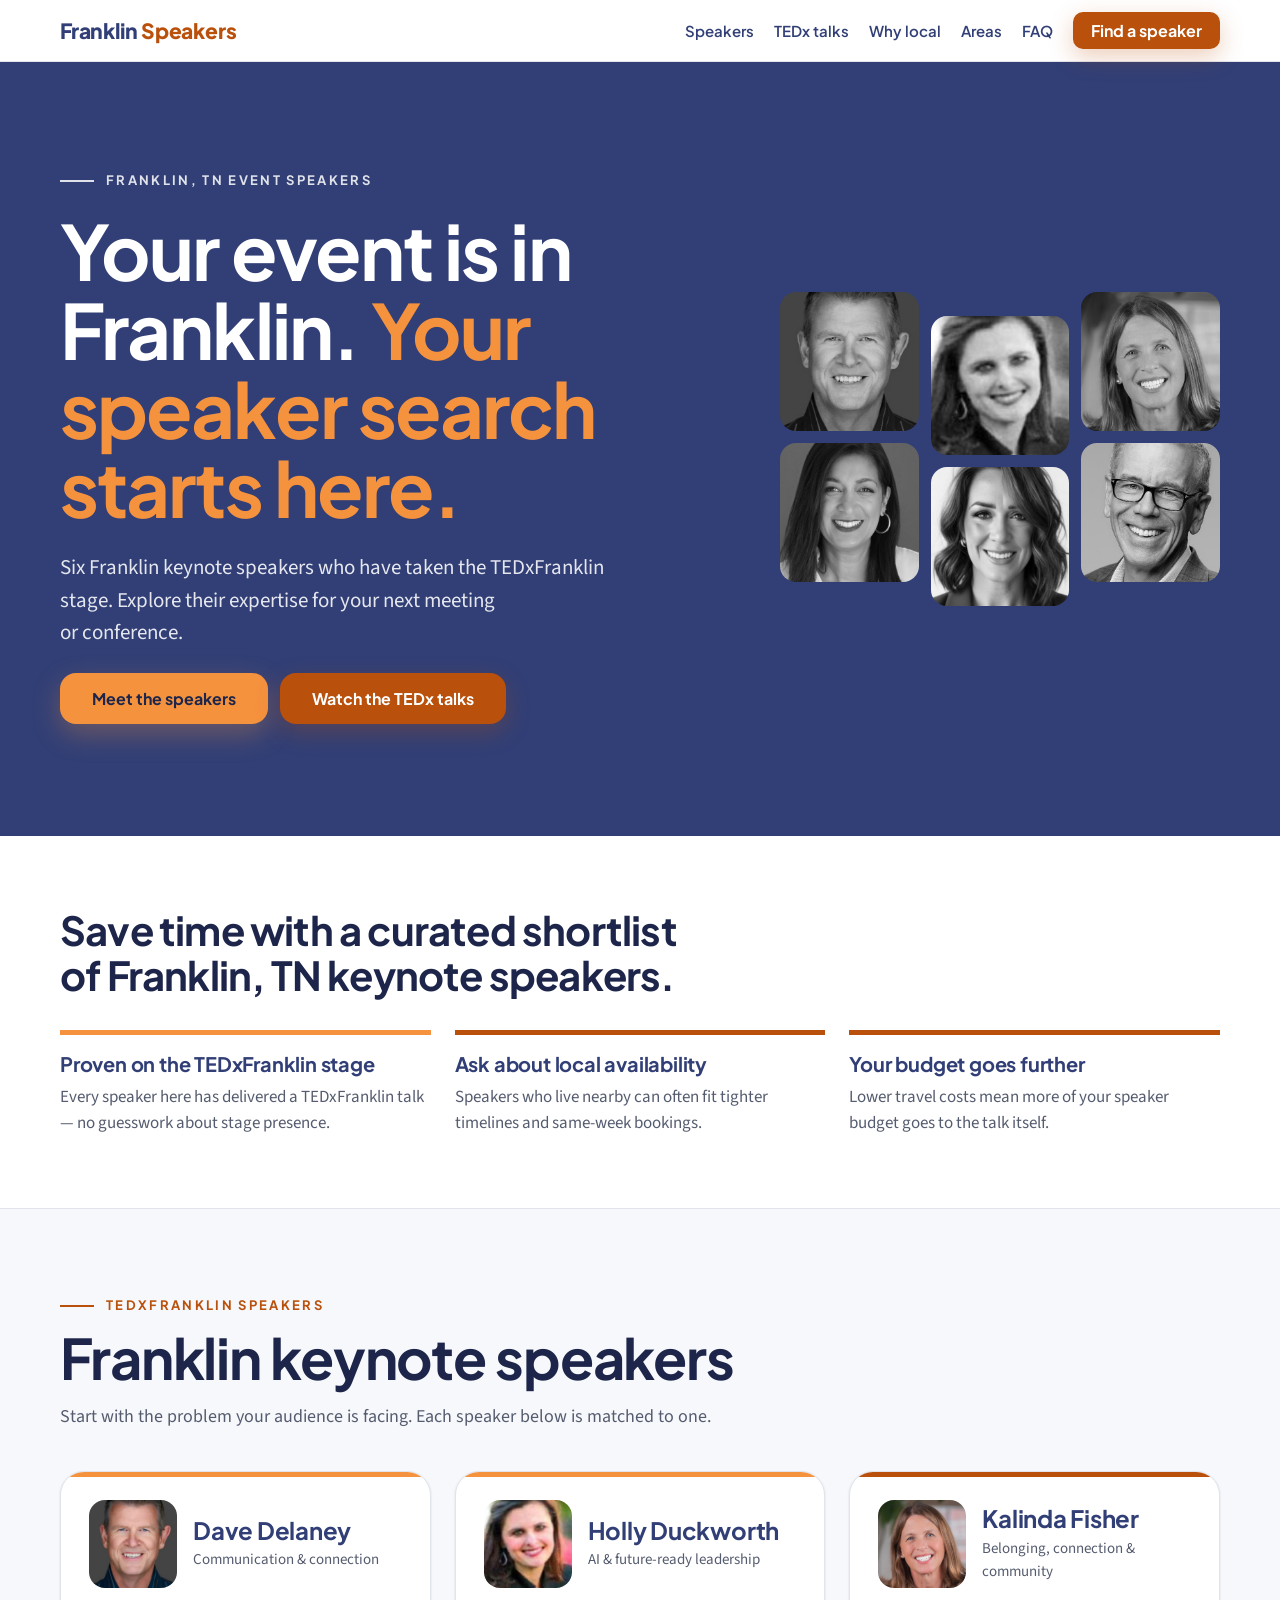
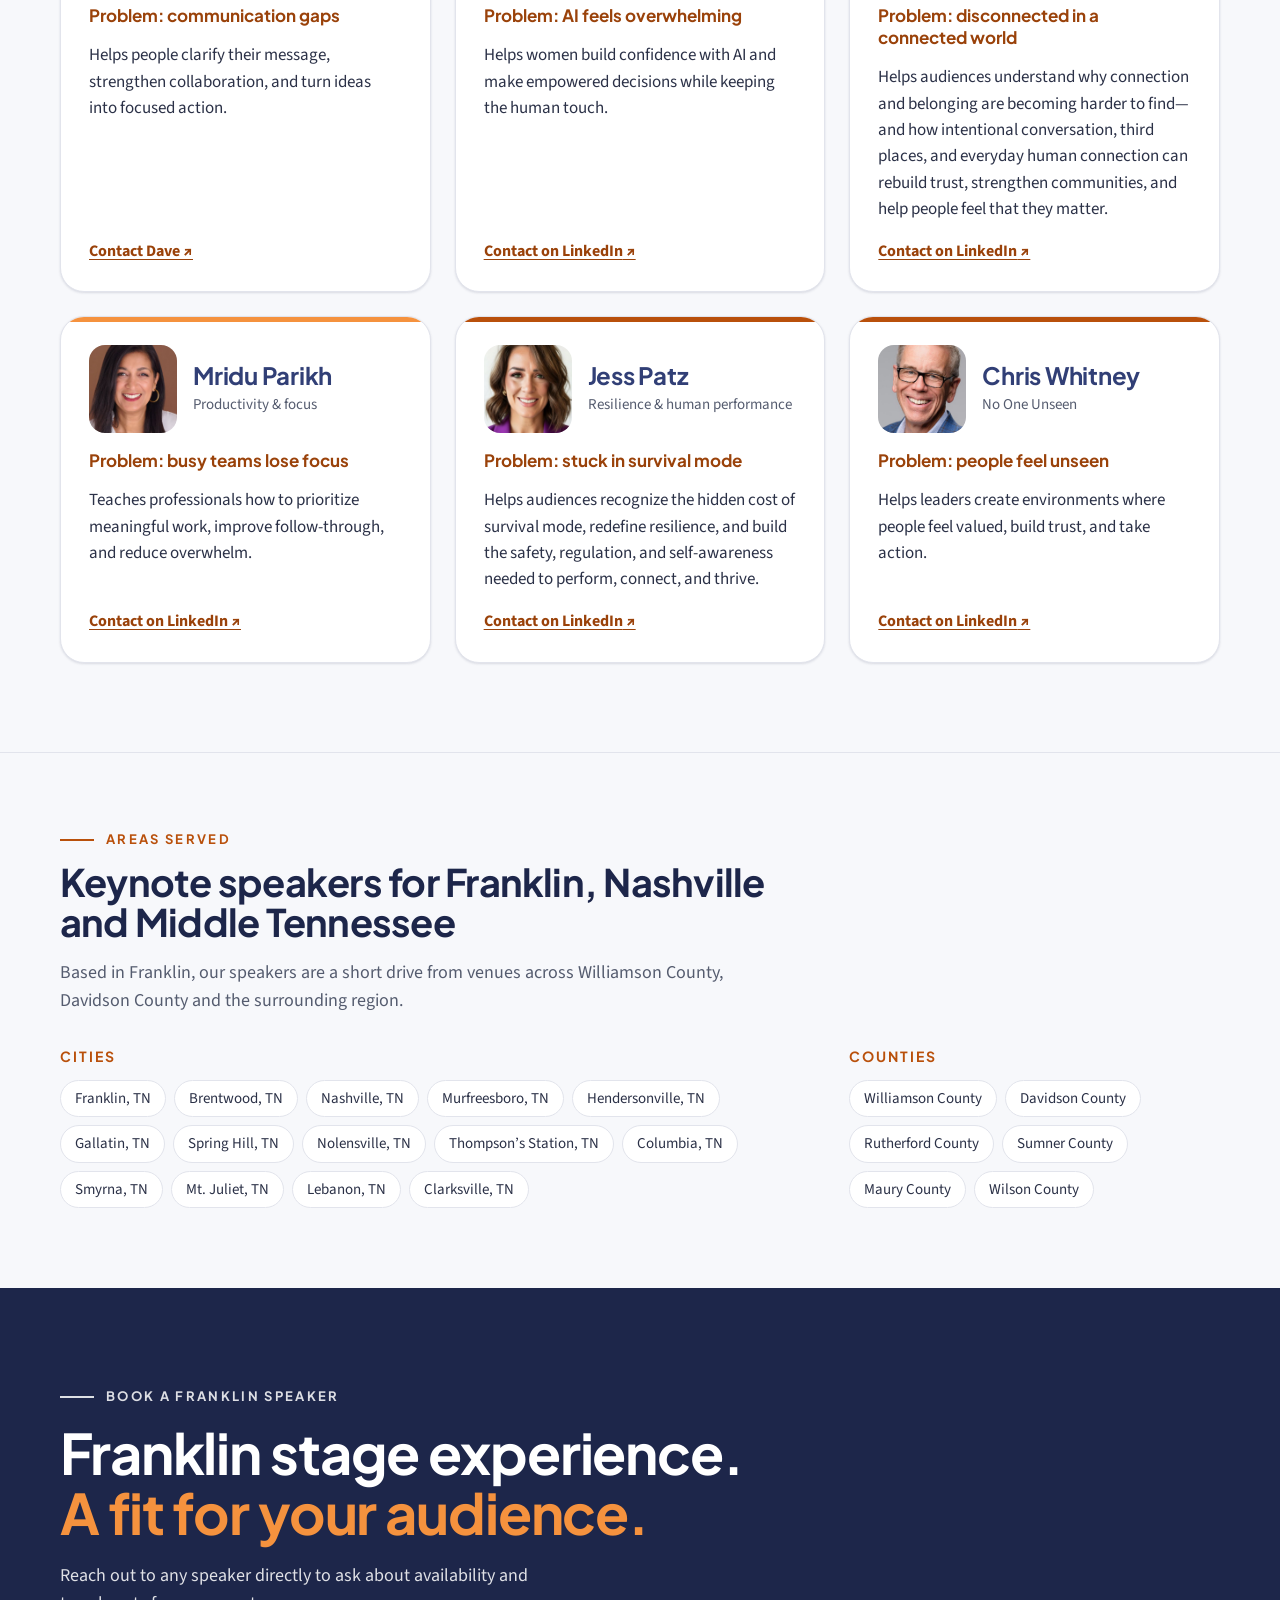
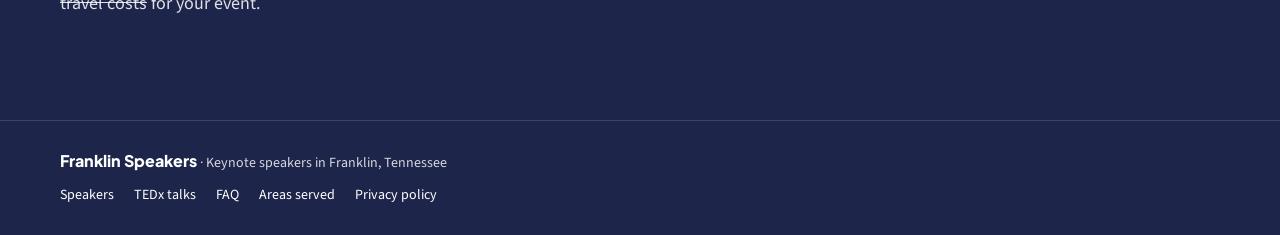
<file: index.html>
<!DOCTYPE html>
<html lang="en">
<head>
  
<!-- Google tag (gtag.js) -->
<script async src="https://www.googletagmanager.com/gtag/js?id=G-PS2HW4ZC66"></script>
<script>
  window.dataLayer = window.dataLayer || [];
  function gtag(){dataLayer.push(arguments);}
  gtag('js', new Date());

  gtag('config', 'G-PS2HW4ZC66');
</script>
<meta charset="utf-8">
<meta name="viewport" content="width=device-width, initial-scale=1">
<title>Franklin TN Keynote Speakers | TEDxFranklin Speakers Near Nashville</title>
<meta name="description" content="Franklin, TN keynote speakers who have spoken at TEDxFranklin. Local speakers on communication, leadership, AI, belonging, productivity and resilience for events in Franklin, Nashville and Middle Tennessee.">
<link rel="canonical" href="https://franklinspeakers.com/">
<meta name="robots" content="index, follow">
<meta property="og:type" content="website">
<meta property="og:site_name" content="Franklin Speakers">
<meta property="og:title" content="Franklin Keynote Speakers | TEDxFranklin Speakers">
<meta property="og:description" content="Your event is in Franklin. Your speaker search starts here. Six TEDxFranklin speakers, one curated shortlist.">
<meta property="og:url" content="https://franklinspeakers.com/">
<meta property="og:image" content="https://franklinspeakers.com/assets/speakers/dave-delaney.jpg?v=7">
<meta name="twitter:card" content="summary">
<meta name="theme-color" content="#313f76">
<link rel="icon" href="favicon.svg" type="image/svg+xml">
<link rel="preconnect" href="https://fonts.googleapis.com">
<link rel="preconnect" href="https://fonts.gstatic.com" crossorigin>
<link rel="stylesheet" href="https://fonts.googleapis.com/css2?family=Plus+Jakarta+Sans:wght@600;700;800&family=Source+Sans+3:wght@400;600;700&display=swap">
<link rel="stylesheet" href="styles.css">
<script type="application/ld+json">{"@context":"https://schema.org","@graph":[{"@type":"WebSite","@id":"https://franklinspeakers.com/#site","url":"https://franklinspeakers.com/","name":"Franklin Speakers","publisher":{"@id":"https://franklinspeakers.com/#org"},"inLanguage":"en-US"},{"@type":["Organization","LocalBusiness"],"@id":"https://franklinspeakers.com/#org","name":"Franklin Speakers","url":"https://franklinspeakers.com/","description":"A curated directory of Franklin, Tennessee keynote speakers who have spoken at TEDxFranklin, serving events across Middle Tennessee.","areaServed":[{"@type":"City","name":"Franklin, TN"},{"@type":"City","name":"Brentwood, TN"},{"@type":"City","name":"Nashville, TN"},{"@type":"City","name":"Murfreesboro, TN"},{"@type":"City","name":"Hendersonville, TN"},{"@type":"City","name":"Gallatin, TN"},{"@type":"City","name":"Spring Hill, TN"},{"@type":"City","name":"Nolensville, TN"},{"@type":"City","name":"Thompson’s Station, TN"},{"@type":"City","name":"Columbia, TN"},{"@type":"City","name":"Smyrna, TN"},{"@type":"City","name":"Mt. Juliet, TN"},{"@type":"City","name":"Lebanon, TN"},{"@type":"City","name":"Clarksville, TN"},{"@type":"AdministrativeArea","name":"Williamson County, Tennessee"},{"@type":"AdministrativeArea","name":"Davidson County, Tennessee"},{"@type":"AdministrativeArea","name":"Rutherford County, Tennessee"},{"@type":"AdministrativeArea","name":"Sumner County, Tennessee"},{"@type":"AdministrativeArea","name":"Maury County, Tennessee"},{"@type":"AdministrativeArea","name":"Wilson County, Tennessee"},{"@type":"AdministrativeArea","name":"Middle Tennessee"}],"address":{"@type":"PostalAddress","addressLocality":"Franklin","addressRegion":"TN","addressCountry":"US"},"knowsAbout":["Keynote speaking","TEDxFranklin","Communication","Leadership","Artificial intelligence","Belonging","Community","Productivity","Resilience","Motivation"]},{"@type":"ItemList","name":"Franklin TN keynote speakers","itemListElement":[{"@type":"ListItem","position":1,"item":{"@type":"Person","name":"Dave Delaney","jobTitle":"Keynote speaker","knowsAbout":"Communication and connection","homeLocation":{"@type":"City","name":"Franklin, TN"},"sameAs":"https://www.linkedin.com/in/davedelaney/","image":"https://franklinspeakers.com/assets/speakers/dave-delaney.jpg?v=7","description":"Dave Delaney is a Franklin, TN keynote speaker who has spoken at TEDxFranklin."}},{"@type":"ListItem","position":2,"item":{"@type":"Person","name":"Holly Duckworth","jobTitle":"Keynote speaker","knowsAbout":"AI and future-ready leadership","homeLocation":{"@type":"City","name":"Franklin, TN"},"sameAs":"https://www.linkedin.com/in/hduckworth/","image":"https://franklinspeakers.com/assets/speakers/holly-duckworth.jpg?v=7","description":"Holly Duckworth is a Franklin, TN keynote speaker who has spoken at TEDxFranklin."}},{"@type":"ListItem","position":3,"item":{"@type":"Person","name":"Kalinda Fisher","jobTitle":"Keynote speaker","knowsAbout":"Belonging, connection and community","homeLocation":{"@type":"City","name":"Franklin, TN"},"sameAs":"https://www.linkedin.com/in/kalindafisher/","image":"https://franklinspeakers.com/assets/speakers/kalinda-fisher.jpg?v=7","description":"Kalinda Fisher is a Franklin, TN keynote speaker who has spoken at TEDxFranklin."}},{"@type":"ListItem","position":4,"item":{"@type":"Person","name":"Mridu Parikh","jobTitle":"Keynote speaker","knowsAbout":"Productivity and focus","homeLocation":{"@type":"City","name":"Franklin, TN"},"sameAs":"https://www.linkedin.com/in/mridu-parikh/","image":"https://franklinspeakers.com/assets/speakers/mridu-parikh.jpg?v=7","description":"Mridu Parikh is a Franklin, TN keynote speaker who has spoken at TEDxFranklin."}},{"@type":"ListItem","position":5,"item":{"@type":"Person","name":"Jess Patz","jobTitle":"Keynote speaker","knowsAbout":"Resilience and human performance","homeLocation":{"@type":"City","name":"Franklin, TN"},"sameAs":"https://www.linkedin.com/in/jess-patz/","image":"https://franklinspeakers.com/assets/speakers/jess-patz.jpg?v=7","description":"Jess Patz is a Franklin, TN keynote speaker who has spoken at TEDxFranklin."}},{"@type":"ListItem","position":6,"item":{"@type":"Person","name":"Chris Whitney","jobTitle":"Keynote speaker","knowsAbout":"No One Unseen","homeLocation":{"@type":"City","name":"Franklin, TN"},"sameAs":"https://www.linkedin.com/in/chris-whitney-88919b12/","image":"https://franklinspeakers.com/assets/speakers/chris-whitney.jpg?v=7","description":"Chris Whitney is a Franklin, TN keynote speaker who has spoken at TEDxFranklin."}}]}]}</script>
</head>
<body>
<a class="skip" href="#speakers">Skip to speakers</a>
<header class="site-header">
  <nav class="wrap nav" aria-label="Main">
    <a href="#top" class="logo">Franklin <span>Speakers</span></a>
    <div class="nav-links">
      <a href="#speakers">Speakers</a>
      <a href="talks.html">TEDx talks</a>
      <a href="#why-local">Why local</a>
      <a href="#areas">Areas</a>
      <a href="faq.html">FAQ</a>
      <a href="#speakers" class="btn btn-primary btn-sm">Find a speaker</a>
    </div>
  </nav>
</header>

<main id="top">
  <section class="hero" aria-labelledby="hero-title">
    <div class="wrap hero-inner">
      <div class="hero-copy">
        <span class="eyebrow eyebrow-light">Franklin, TN event speakers</span>
        <h1 id="hero-title">Your event is in Franklin. <span>Your speaker search starts here.</span></h1>
        <p class="lead">Six Franklin keynote speakers who have taken the TEDxFranklin stage. Explore their expertise for your next meeting or conference.</p>
        <div class="actions">
          <a href="#speakers" class="btn btn-warm btn-lg">Meet the speakers</a>
          <a href="talks.html" class="btn btn-primary btn-lg">Watch the TEDx talks</a>
        </div>
      </div>
      <div class="mosaic" aria-hidden="true">
          <img src="assets/speakers/dave-delaney.jpg?v=7" alt="" width="143" height="143" fetchpriority="high">
          <img src="assets/speakers/holly-duckworth.jpg?v=7" alt="" width="143" height="143" class="shift" fetchpriority="high">
          <img src="assets/speakers/kalinda-fisher.jpg?v=7" alt="" width="143" height="143" fetchpriority="high">
          <img src="assets/speakers/mridu-parikh.jpg?v=7" alt="" width="143" height="143">
          <img src="assets/speakers/jess-patz.jpg?v=7" alt="" width="143" height="143" class="shift">
          <img src="assets/speakers/chris-whitney.jpg?v=7" alt="" width="143" height="143">
      </div>
    </div>
  </section>

  <section id="why-local" class="why" aria-labelledby="why-title">
    <div class="wrap why-inner">
      <h2 id="why-title">Save time with a curated shortlist of Franklin, TN keynote speakers.</h2>
      <div class="why-grid">
        <div class="why-item accent-bright">
          <h3>Proven on the TEDxFranklin stage</h3>
          <p>Every speaker here has delivered a TEDxFranklin talk — no guesswork about stage presence.</p>
        </div>
        <div class="why-item">
          <h3>Ask about local availability</h3>
          <p>Speakers who live nearby can often fit tighter timelines and same-week bookings.</p>
        </div>
        <div class="why-item">
          <h3>Your budget goes further</h3>
          <p>Lower travel costs mean more of your speaker budget goes to the talk itself.</p>
        </div>
      </div>
    </div>
  </section>

  <section id="speakers" class="speakers" aria-labelledby="speakers-title">
    <div class="wrap speakers-inner">
      <div class="section-head">
        <span class="eyebrow">TEDxFranklin speakers</span>
        <h2 id="speakers-title">Franklin keynote speakers</h2>
        <p>Start with the problem your audience is facing. Each speaker below is matched to one.</p>
      </div>
      <ul class="speaker-grid" role="list">
        <li>
          <article class="card accent-warm">
            <div class="card-head">
              <img src="assets/speakers/dave-delaney.jpg?v=7" alt="Dave Delaney, Franklin TN keynote speaker" width="143" height="143" loading="lazy" decoding="async">
              <div>
                <h3>Dave Delaney</h3>
                <p class="topic">Communication &amp; connection</p>
              </div>
            </div>
            <p class="problem">Problem: communication gaps</p>
            <p class="desc">Helps people clarify their message, strengthen collaboration, and turn ideas into focused action.</p>
            <a class="card-link" href="https://davedelaneyspeaks.com/" target="_blank" rel="noopener" aria-label="Contact Dave Delaney">Contact Dave<span aria-hidden="true"> ↗</span></a>
          </article>
        </li>
        <li>
          <article class="card accent-warm">
            <div class="card-head">
              <img src="assets/speakers/holly-duckworth.jpg?v=7" alt="Holly Duckworth, Franklin TN keynote speaker" width="143" height="143" loading="lazy" decoding="async">
              <div>
                <h3>Holly Duckworth</h3>
                <p class="topic">AI &amp; future-ready leadership</p>
              </div>
            </div>
            <p class="problem">Problem: AI feels overwhelming</p>
            <p class="desc">Helps women build confidence with AI and make empowered decisions while keeping the human touch.</p>
            <a class="card-link" href="https://www.linkedin.com/in/hduckworth/" target="_blank" rel="noopener" aria-label="Contact Holly Duckworth on LinkedIn">Contact on LinkedIn<span aria-hidden="true"> ↗</span></a>
          </article>
        </li>
        <li>
          <article class="card accent-deep">
            <div class="card-head">
              <img src="assets/speakers/kalinda-fisher.jpg?v=7" alt="Kalinda Fisher, Franklin TN keynote speaker" width="143" height="143" loading="lazy" decoding="async">
              <div>
                <h3>Kalinda Fisher</h3>
                <p class="topic">Belonging, connection &amp; community</p>
              </div>
            </div>
            <p class="problem">Problem: disconnected in a connected world</p>
            <p class="desc">Helps audiences understand why connection and belonging are becoming harder to find—and how intentional conversation, third places, and everyday human connection can rebuild trust, strengthen communities, and help people feel that they matter.</p>
            <a class="card-link" href="https://www.linkedin.com/in/kalindafisher/" target="_blank" rel="noopener" aria-label="Contact Kalinda Fisher on LinkedIn">Contact on LinkedIn<span aria-hidden="true"> ↗</span></a>
          </article>
        </li>
        <li>
          <article class="card accent-warm">
            <div class="card-head">
              <img src="assets/speakers/mridu-parikh.jpg?v=7" alt="Mridu Parikh, Franklin TN keynote speaker" width="143" height="143" loading="lazy" decoding="async">
              <div>
                <h3>Mridu Parikh</h3>
                <p class="topic">Productivity &amp; focus</p>
              </div>
            </div>
            <p class="problem">Problem: busy teams lose focus</p>
            <p class="desc">Teaches professionals how to prioritize meaningful work, improve follow-through, and reduce overwhelm.</p>
            <a class="card-link" href="https://www.linkedin.com/in/mridu-parikh/" target="_blank" rel="noopener" aria-label="Contact Mridu Parikh on LinkedIn">Contact on LinkedIn<span aria-hidden="true"> ↗</span></a>
          </article>
        </li>
        <li>
          <article class="card accent-deep">
            <div class="card-head">
              <img src="assets/speakers/jess-patz.jpg?v=7" alt="Jess Patz, Franklin TN keynote speaker" width="143" height="143" loading="lazy" decoding="async">
              <div>
                <h3>Jess Patz</h3>
                <p class="topic">Resilience &amp; human performance</p>
              </div>
            </div>
            <p class="problem">Problem: stuck in survival mode</p>
            <p class="desc">Helps audiences recognize the hidden cost of survival mode, redefine resilience, and build the safety, regulation, and self-awareness needed to perform, connect, and thrive.</p>
            <a class="card-link" href="https://www.linkedin.com/in/jess-patz/" target="_blank" rel="noopener" aria-label="Contact Jess Patz on LinkedIn">Contact on LinkedIn<span aria-hidden="true"> ↗</span></a>
          </article>
        </li>
        <li>
          <article class="card accent-deep">
            <div class="card-head">
              <img src="assets/speakers/chris-whitney.jpg?v=7" alt="Chris Whitney, Franklin TN keynote speaker" width="143" height="143" loading="lazy" decoding="async">
              <div>
                <h3>Chris Whitney</h3>
                <p class="topic">No One Unseen</p>
              </div>
            </div>
            <p class="problem">Problem: people feel unseen</p>
            <p class="desc">Helps leaders create environments where people feel valued, build trust, and take action.</p>
            <a class="card-link" href="https://www.linkedin.com/in/chris-whitney-88919b12/" target="_blank" rel="noopener" aria-label="Contact Chris Whitney on LinkedIn">Contact on LinkedIn<span aria-hidden="true"> ↗</span></a>
          </article>
        </li>
      </ul>
    </div>
  </section>

  <section id="areas" class="areas" aria-labelledby="areas-title">
    <div class="wrap areas-inner">
      <div class="section-head">
        <span class="eyebrow">Areas served</span>
        <h2 id="areas-title">Keynote speakers for Franklin, Nashville and Middle Tennessee</h2>
        <p>Based in Franklin, our speakers are a short drive from venues across Williamson County, Davidson County and the surrounding region.</p>
      </div>
      <div class="areas-grid">
        <div>
          <h3>Cities</h3>
          <ul class="area-list" role="list">
            <li>Franklin, TN</li>
            <li>Brentwood, TN</li>
            <li>Nashville, TN</li>
            <li>Murfreesboro, TN</li>
            <li>Hendersonville, TN</li>
            <li>Gallatin, TN</li>
            <li>Spring Hill, TN</li>
            <li>Nolensville, TN</li>
            <li>Thompson’s Station, TN</li>
            <li>Columbia, TN</li>
            <li>Smyrna, TN</li>
            <li>Mt. Juliet, TN</li>
            <li>Lebanon, TN</li>
            <li>Clarksville, TN</li>
          </ul>
        </div>
        <div>
          <h3>Counties</h3>
          <ul class="area-list" role="list">
            <li>Williamson County</li>
            <li>Davidson County</li>
            <li>Rutherford County</li>
            <li>Sumner County</li>
            <li>Maury County</li>
            <li>Wilson County</li>
          </ul>
        </div>
      </div>
    </div>
  </section>

  <section id="book" class="book" aria-labelledby="book-title">
    <div class="wrap book-inner">
      <span class="eyebrow eyebrow-light">Book a Franklin speaker</span>
      <h2 id="book-title">Franklin stage experience. <span>A fit for your audience.</span></h2>
      <p>Reach out to any speaker directly to ask about availability and <s>travel costs</s> for your event.</p>
    </div>
  </section>
</main>

<footer class="site-footer">
  <div class="wrap">
    <p><strong>Franklin Speakers</strong> · Keynote speakers in Franklin, Tennessee</p>
    <nav class="footer-links" aria-label="Footer"><a href="index.html#speakers">Speakers</a><a href="talks.html">TEDx talks</a><a href="faq.html">FAQ</a><a href="index.html#areas">Areas served</a><a href="privacy.html">Privacy policy</a></nav>
  </div>
</footer>
</body>
</html>
</file>
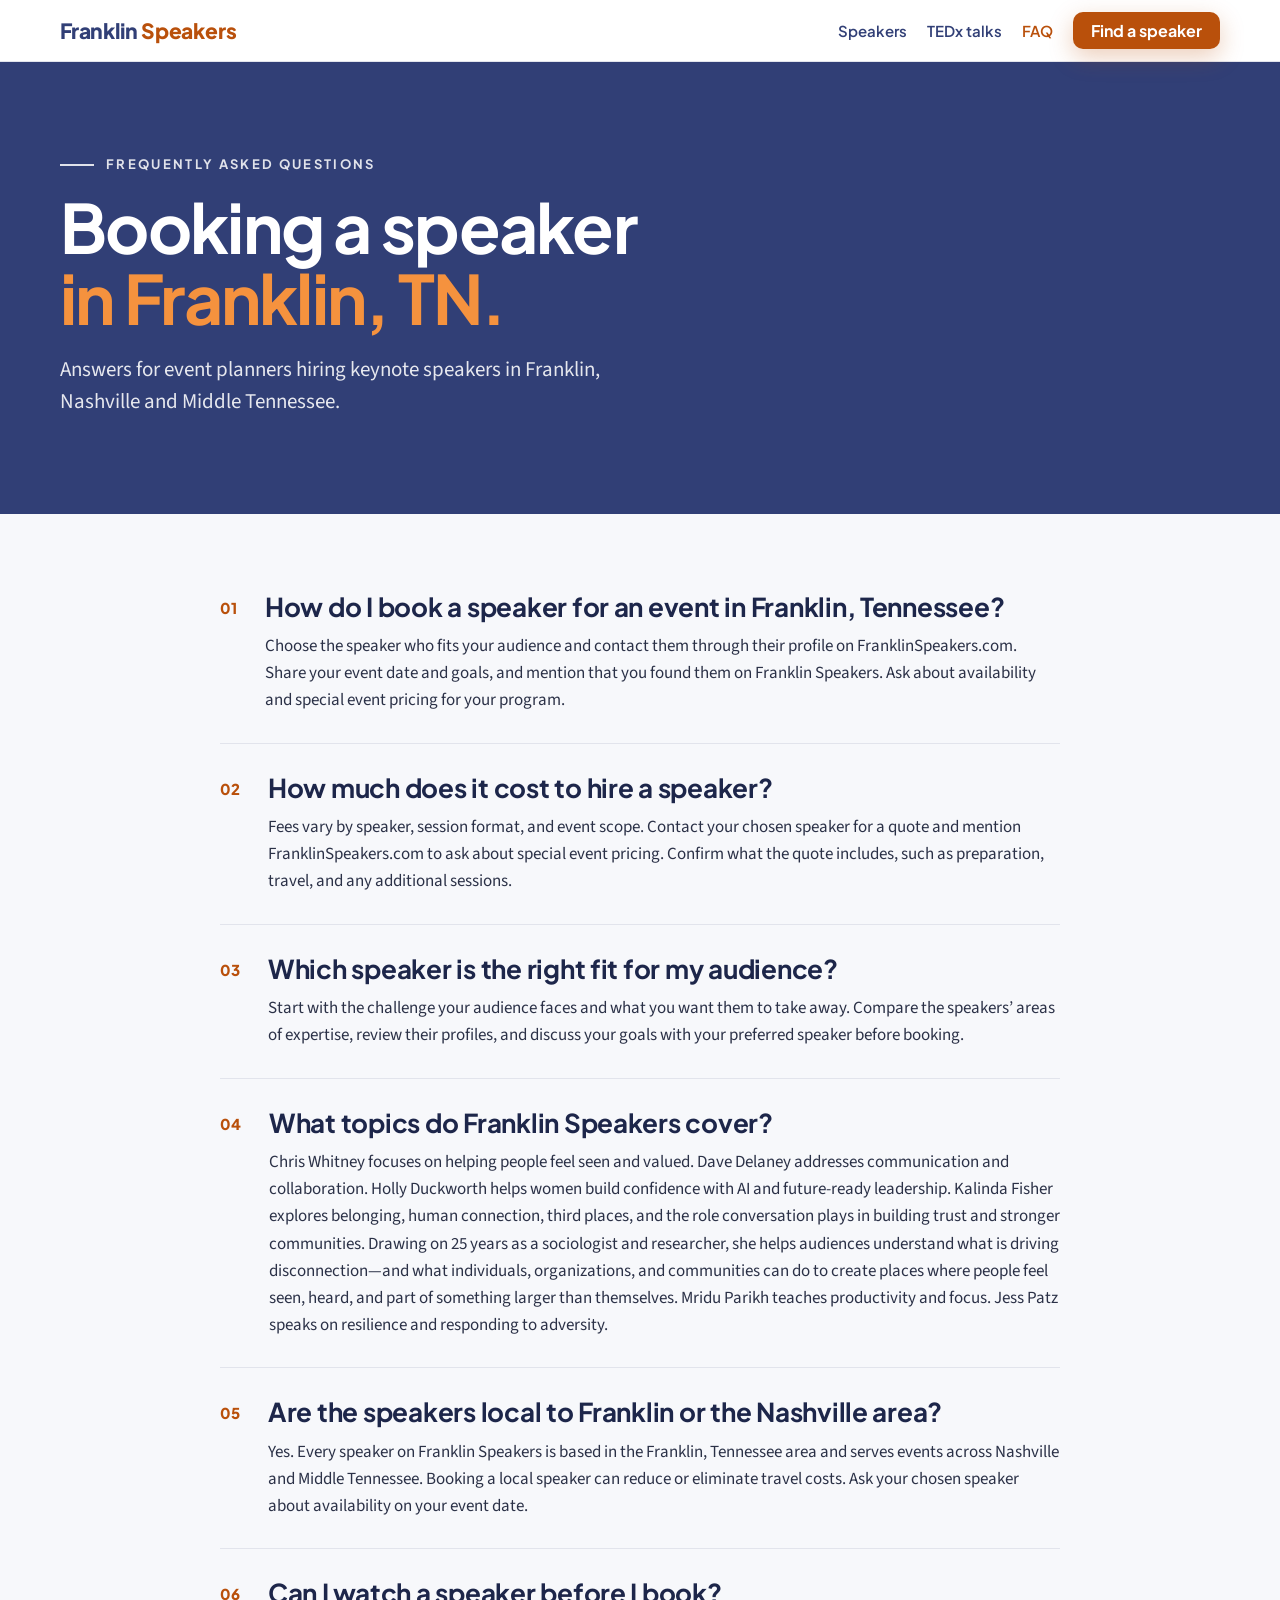
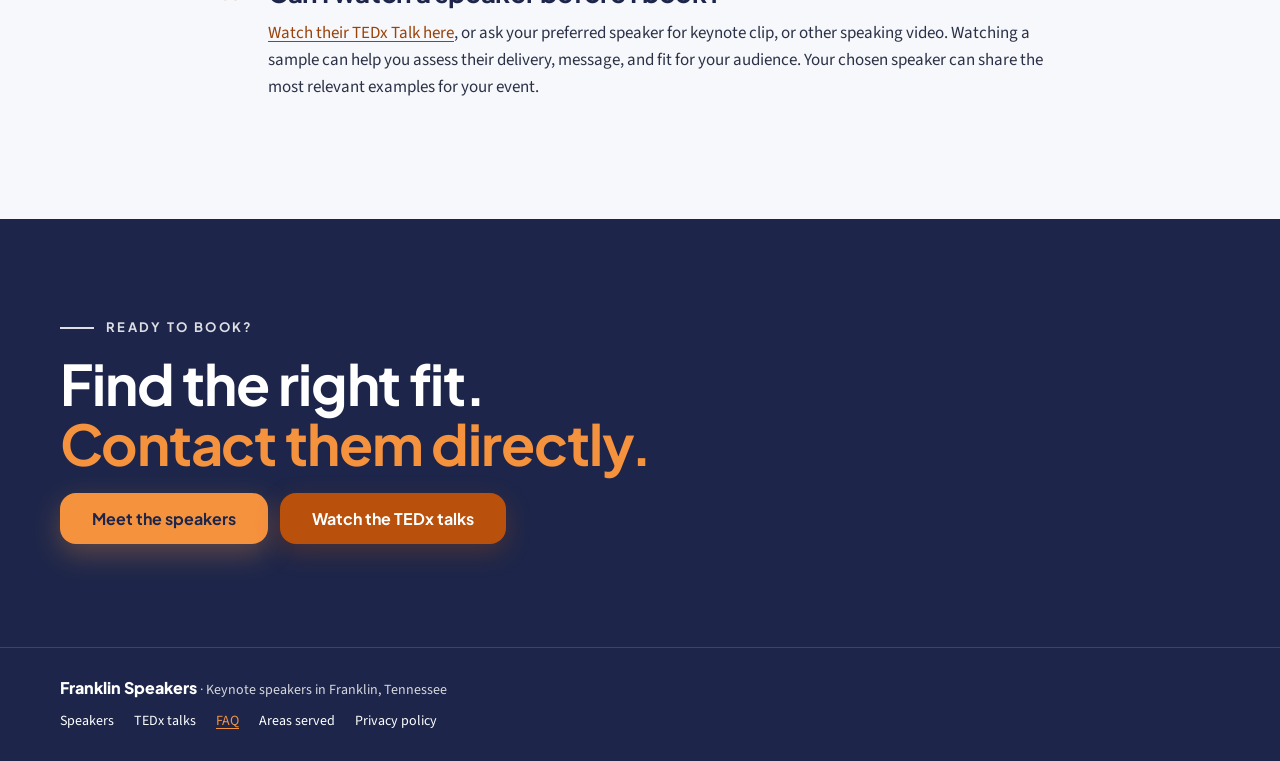
<file: faq.html>
<!DOCTYPE html>
<html lang="en">
<head>
  
<!-- Google tag (gtag.js) -->
<script async src="https://www.googletagmanager.com/gtag/js?id=G-PS2HW4ZC66"></script>
<script>
  window.dataLayer = window.dataLayer || [];
  function gtag(){dataLayer.push(arguments);}
  gtag('js', new Date());

  gtag('config', 'G-PS2HW4ZC66');
</script>
<meta charset="utf-8">
<meta name="viewport" content="width=device-width, initial-scale=1">
<title>FAQ: Booking Keynote Speakers in Franklin, TN | Franklin Speakers</title>
<meta name="description" content="How to book a keynote speaker for an event in Franklin, Tennessee: fees, choosing the right fit, topics, local availability near Nashville, and watching TEDxFranklin talks.">
<link rel="canonical" href="https://franklinspeakers.com/faq.html">
<meta name="robots" content="index, follow">
<meta property="og:type" content="website">
<meta property="og:site_name" content="Franklin Speakers">
<meta property="og:title" content="FAQ: Booking Franklin, TN Keynote Speakers">
<meta property="og:url" content="https://franklinspeakers.com/faq.html">
<meta name="theme-color" content="#313f76">
<link rel="icon" href="favicon.svg" type="image/svg+xml">
<link rel="preconnect" href="https://fonts.googleapis.com">
<link rel="preconnect" href="https://fonts.gstatic.com" crossorigin>
<link rel="stylesheet" href="https://fonts.googleapis.com/css2?family=Plus+Jakarta+Sans:wght@600;700;800&family=Source+Sans+3:wght@400;600;700&display=swap">
<link rel="stylesheet" href="styles.css">
<script type="application/ld+json">{"@context":"https://schema.org","@type":"FAQPage","url":"https://franklinspeakers.com/faq.html","mainEntity":[{"@type":"Question","name":"How do I book a speaker for an event in Franklin, Tennessee?","acceptedAnswer":{"@type":"Answer","text":"Choose the speaker who fits your audience and contact them through their profile on FranklinSpeakers.com. Share your event date and goals, and mention that you found them on Franklin Speakers. Ask about availability and special event pricing for your program."}},{"@type":"Question","name":"How much does it cost to hire a speaker?","acceptedAnswer":{"@type":"Answer","text":"Fees vary by speaker, session format, and event scope. Contact your chosen speaker for a quote and mention FranklinSpeakers.com to ask about special event pricing. Confirm what the quote includes, such as preparation, travel, and any additional sessions."}},{"@type":"Question","name":"Which speaker is the right fit for my audience?","acceptedAnswer":{"@type":"Answer","text":"Start with the challenge your audience faces and what you want them to take away. Compare the speakers’ areas of expertise, review their profiles, and discuss your goals with your preferred speaker before booking."}},{"@type":"Question","name":"What topics do Franklin Speakers cover?","acceptedAnswer":{"@type":"Answer","text":"Chris Whitney focuses on helping people feel seen and valued. Dave Delaney addresses communication and collaboration. Holly Duckworth helps women build confidence with AI and future-ready leadership. Kalinda Fisher explores belonging, human connection, third places, and the role conversation plays in building trust and stronger communities. Drawing on 25 years as a sociologist and researcher, she helps audiences understand what is driving disconnection—and what individuals, organizations, and communities can do to create places where people feel seen, heard, and part of something larger than themselves. Mridu Parikh teaches productivity and focus. Jess Patz speaks on resilience and responding to adversity."}},{"@type":"Question","name":"Are the speakers local to Franklin or the Nashville area?","acceptedAnswer":{"@type":"Answer","text":"Yes. Every speaker on Franklin Speakers is based in the Franklin, Tennessee area and serves events across Nashville and Middle Tennessee. Booking a local speaker can reduce or eliminate travel costs. Ask your chosen speaker about availability on your event date."}},{"@type":"Question","name":"Can I watch a speaker before I book?","acceptedAnswer":{"@type":"Answer","text":"Ask your preferred speaker for a TEDx talk, keynote clip, or other speaking video. Watching a sample can help you assess their delivery, message, and fit for your audience. Your chosen speaker can share the most relevant examples for your event."}}]}</script>
</head>
<body>
<a class="skip" href="#faq">Skip to questions</a>
<header class="site-header">
  <nav class="wrap nav" aria-label="Main">
    <a href="index.html" class="logo">Franklin <span>Speakers</span></a>
    <div class="nav-links">
      <a href="index.html#speakers">Speakers</a>
      <a href="talks.html">TEDx talks</a>
      <a href="faq.html" aria-current="page">FAQ</a>
      <a href="index.html#speakers" class="btn btn-primary btn-sm">Find a speaker</a>
    </div>
  </nav>
</header>
<main>
  <section class="page-hero" aria-labelledby="faq-title">
    <div class="wrap page-hero-inner">
      <span class="eyebrow eyebrow-light">Frequently asked questions</span>
      <h1 id="faq-title">Booking a speaker <span>in Franklin, TN.</span></h1>
      <p class="lead">Answers for event planners hiring keynote speakers in Franklin, Nashville and Middle Tennessee.</p>
    </div>
  </section>
  <section id="faq" class="faq" aria-label="Questions">
    <div class="wrap faq-inner">
      <article class="faq-item">
        <span class="faq-num" aria-hidden="true">01</span>
        <div>
          <h2>How do I book a speaker for an event in Franklin, Tennessee?</h2>
          <p>Choose the speaker who fits your audience and contact them through their profile on FranklinSpeakers.com. Share your event date and goals, and mention that you found them on Franklin Speakers. Ask about availability and special event pricing for your program.</p>
        </div>
      </article>
      <article class="faq-item">
        <span class="faq-num" aria-hidden="true">02</span>
        <div>
          <h2>How much does it cost to hire a speaker?</h2>
          <p>Fees vary by speaker, session format, and event scope. Contact your chosen speaker for a quote and mention FranklinSpeakers.com to ask about special event pricing. Confirm what the quote includes, such as preparation, travel, and any additional sessions.</p>
        </div>
      </article>
      <article class="faq-item">
        <span class="faq-num" aria-hidden="true">03</span>
        <div>
          <h2>Which speaker is the right fit for my audience?</h2>
          <p>Start with the challenge your audience faces and what you want them to take away. Compare the speakers’ areas of expertise, review their profiles, and discuss your goals with your preferred speaker before booking.</p>
        </div>
      </article>
      <article class="faq-item">
        <span class="faq-num" aria-hidden="true">04</span>
        <div>
          <h2>What topics do Franklin Speakers cover?</h2>
          <p>Chris Whitney focuses on helping people feel seen and valued. Dave Delaney addresses communication and collaboration. Holly Duckworth helps women build confidence with AI and future-ready leadership. Kalinda Fisher explores belonging, human connection, third places, and the role conversation plays in building trust and stronger communities. Drawing on 25 years as a sociologist and researcher, she helps audiences understand what is driving disconnection—and what individuals, organizations, and communities can do to create places where people feel seen, heard, and part of something larger than themselves. Mridu Parikh teaches productivity and focus. Jess Patz speaks on resilience and responding to adversity.</p>
        </div>
      </article>
      <article class="faq-item">
        <span class="faq-num" aria-hidden="true">05</span>
        <div>
          <h2>Are the speakers local to Franklin or the Nashville area?</h2>
          <p>Yes. Every speaker on Franklin Speakers is based in the Franklin, Tennessee area and serves events across Nashville and Middle Tennessee. Booking a local speaker can reduce or eliminate travel costs. Ask your chosen speaker about availability on your event date.</p>
        </div>
      </article>
      <article class="faq-item">
        <span class="faq-num" aria-hidden="true">06</span>
        <div>
          <h2>Can I watch a speaker before I book?</h2>
          <p><a href="/talks.html">Watch their TEDx Talk here</a>, or ask your preferred speaker for keynote clip, or other speaking video. Watching a sample can help you assess their delivery, message, and fit for your audience. Your chosen speaker can share the most relevant examples for your event.</p>
        </div>
      </article>
    </div>
  </section>
  <section class="book" aria-labelledby="book-title">
    <div class="wrap book-inner">
      <span class="eyebrow eyebrow-light">Ready to book?</span>
      <h2 id="book-title">Find the right fit. <span>Contact them directly.</span></h2>
      <div class="actions"><a href="index.html#speakers" class="btn btn-warm btn-lg">Meet the speakers</a><a href="talks.html" class="btn btn-primary btn-lg">Watch the TEDx talks</a></div>
    </div>
  </section>
</main>
<footer class="site-footer">
  <div class="wrap">
    <p><strong>Franklin Speakers</strong> · Keynote speakers in Franklin, Tennessee</p>
    <nav class="footer-links" aria-label="Footer"><a href="index.html#speakers">Speakers</a><a href="talks.html">TEDx talks</a><a href="faq.html" aria-current="page">FAQ</a><a href="index.html#areas">Areas served</a><a href="privacy.html">Privacy policy</a></nav>
  </div>
</footer>
</body>
</html>
</file>
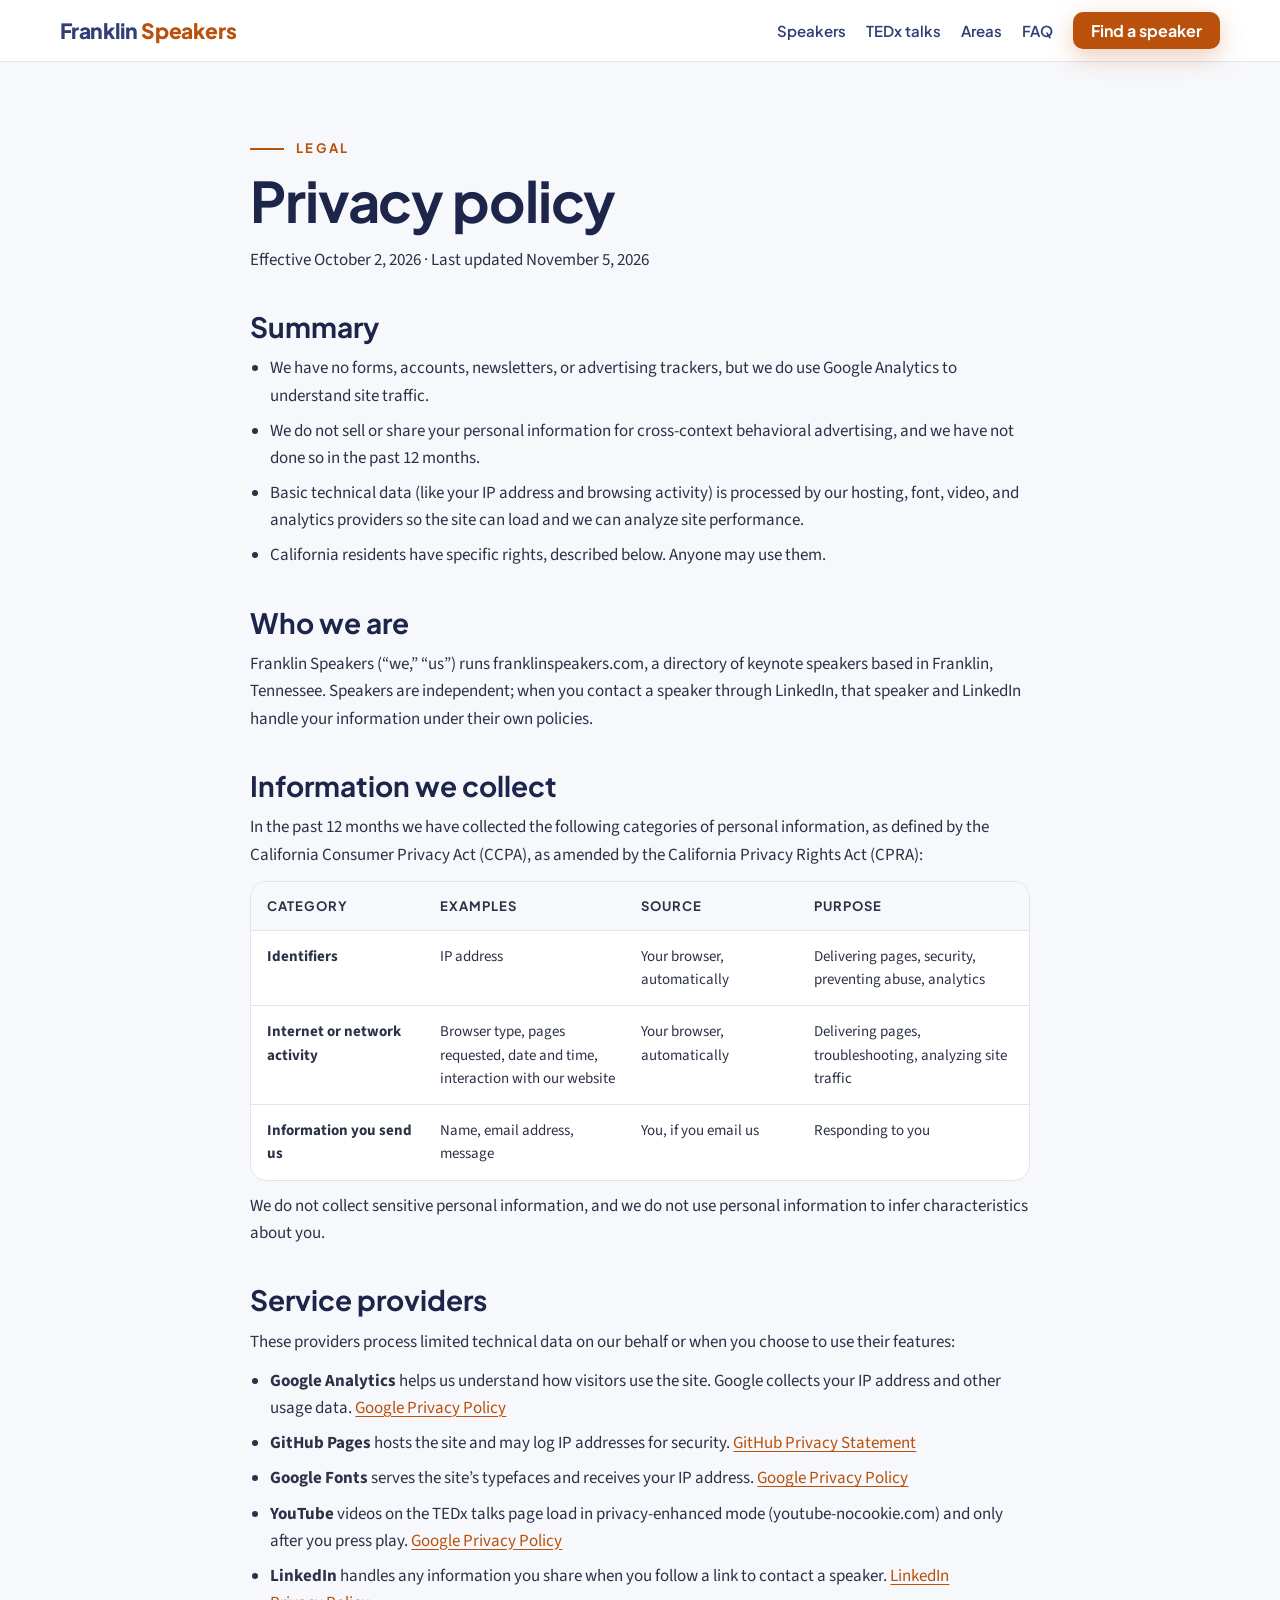
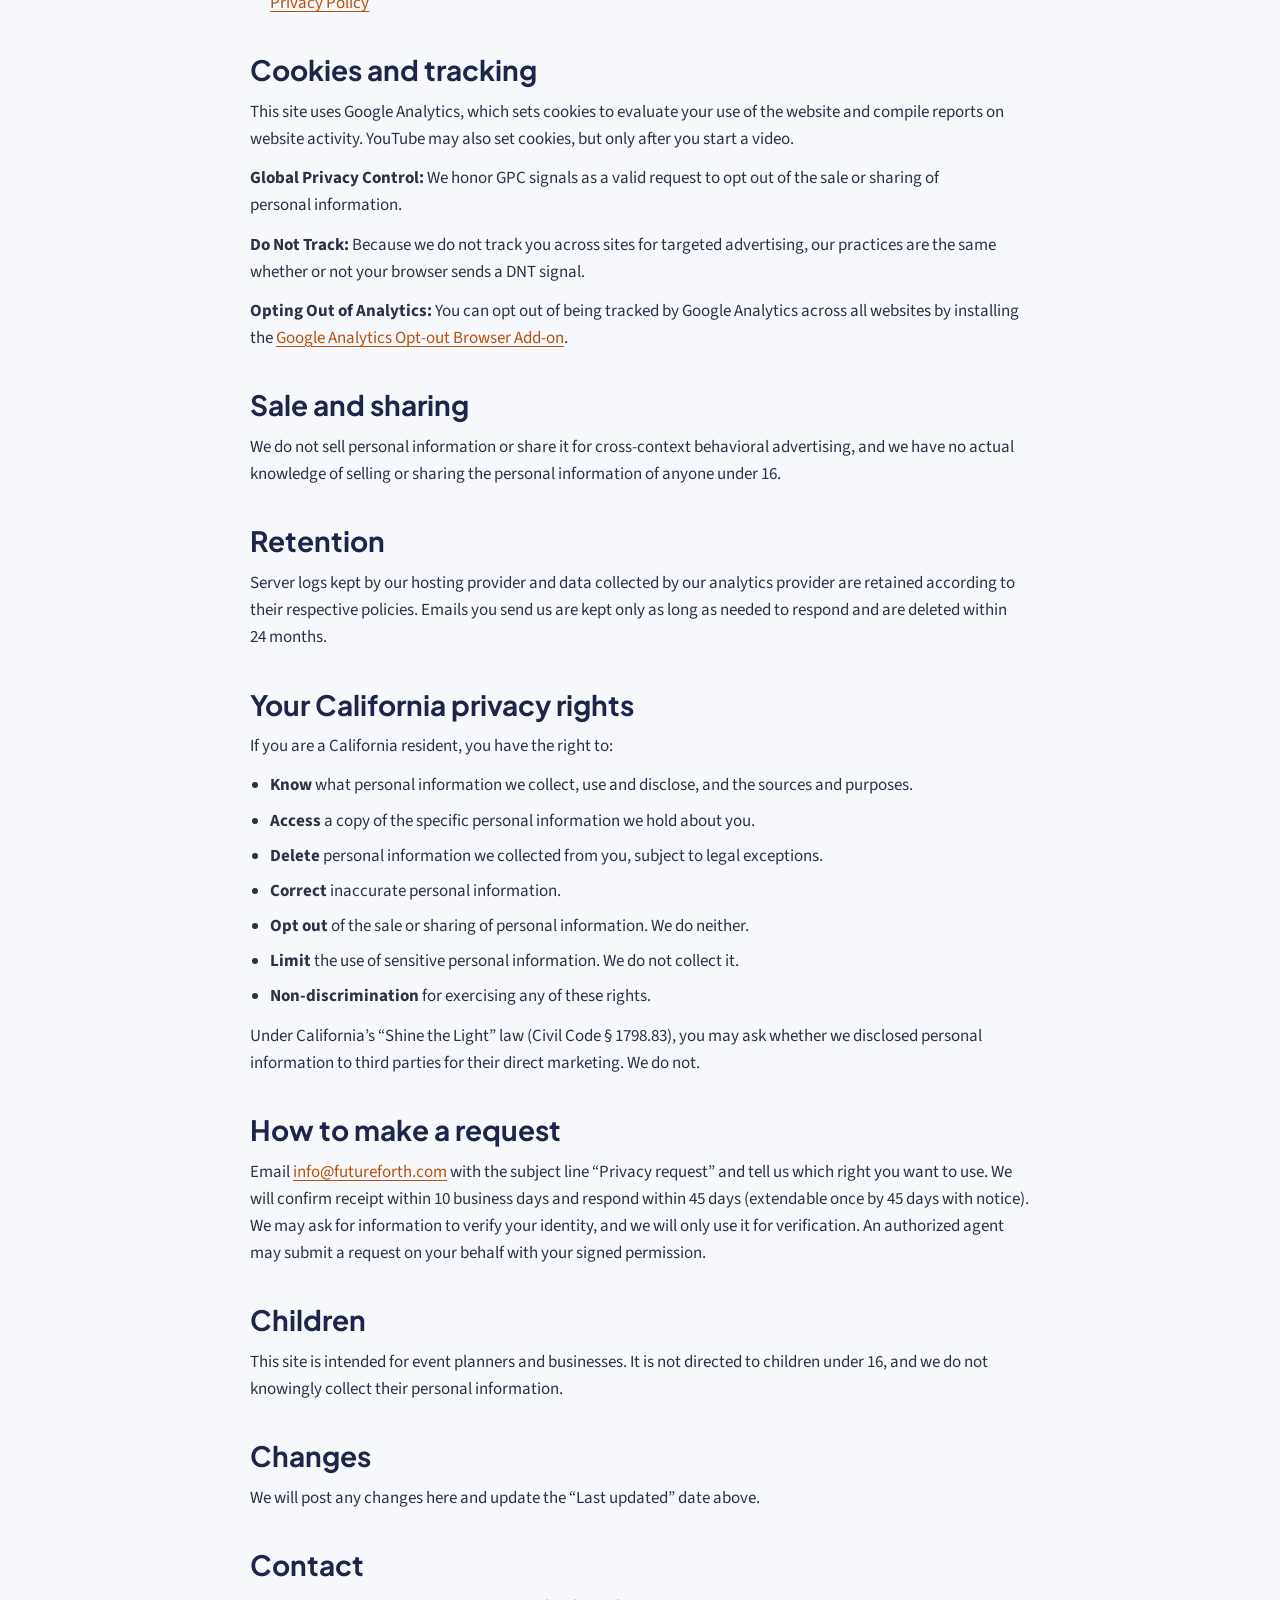
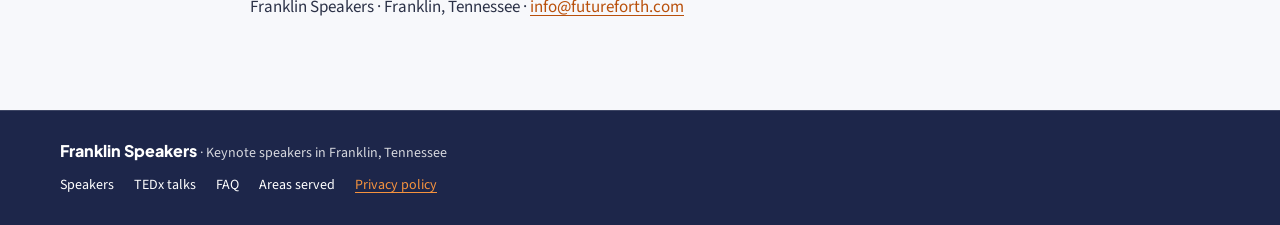
<file: privacy.html>
<!DOCTYPE html>
<html lang="en">
<head>
  <!-- Google tag (gtag.js) -->
<script async src="https://www.googletagmanager.com/gtag/js?id=G-PS2HW4ZC66"></script>
<script>
  window.dataLayer = window.dataLayer || [];
  function gtag(){dataLayer.push(arguments);}
  gtag('js', new Date());

  gtag('config', 'G-PS2HW4ZC66');
</script>
<meta charset="utf-8">
<meta name="viewport" content="width=device-width, initial-scale=1">
<title>Privacy Policy | Franklin Speakers</title>
<meta name="description" content="How Franklin Speakers collects, uses and protects personal information, including your rights under California privacy law (CCPA/CPRA).">
<link rel="canonical" href="https://franklinspeakers.com/privacy.html">
<meta name="robots" content="index, follow">
<meta name="theme-color" content="#313f76">
<link rel="icon" href="favicon.svg" type="image/svg+xml">
<link rel="preconnect" href="https://fonts.googleapis.com">
<link rel="preconnect" href="https://fonts.gstatic.com" crossorigin>
<link rel="stylesheet" href="https://fonts.googleapis.com/css2?family=Plus+Jakarta+Sans:wght@600;700;800&family=Source+Sans+3:wght@400;600;700&display=swap">
<link rel="stylesheet" href="styles.css">
</head>
<body>
<a class="skip" href="#policy">Skip to policy</a>
<header class="site-header">
  <nav class="wrap nav" aria-label="Main">
    <a href="index.html" class="logo">Franklin <span>Speakers</span></a>
    <div class="nav-links">
      <a href="index.html#speakers">Speakers</a>
      <a href="talks.html">TEDx talks</a>
      <a href="index.html#areas">Areas</a>
      <a href="faq.html">FAQ</a>
      <a href="index.html#speakers" class="btn btn-primary btn-sm">Find a speaker</a>
    </div>
  </nav>
</header>
<main id="policy" class="policy">
  <div class="wrap policy-inner">
    <header class="section-head">
      <span class="eyebrow">Legal</span>
      <h1>Privacy policy</h1>
      <p>Effective October 2, 2026 · Last updated November 5, 2026</p>
    </header>

    <section>
      <h2>Summary</h2>
      <ul>
        <li>We have no forms, accounts, newsletters, or advertising trackers, but we do use Google Analytics to understand site traffic.</li>
        <li>We do not sell or share your personal information for cross-context behavioral advertising, and we have not done so in the past 12 months.</li>
        <li>Basic technical data (like your IP address and browsing activity) is processed by our hosting, font, video, and analytics providers so the site can load and we can analyze site performance.</li>
        <li>California residents have specific rights, described below. Anyone may use them.</li>
      </ul>
    </section>

    <section>
      <h2>Who we are</h2>
      <p>Franklin Speakers (“we,” “us”) runs franklinspeakers.com, a directory of keynote speakers based in Franklin, Tennessee. Speakers are independent; when you contact a speaker through LinkedIn, that speaker and LinkedIn handle your information under their own policies.</p>
    </section>

    <section>
      <h2>Information we collect</h2>
      <p>In the past 12 months we have collected the following categories of personal information, as defined by the California Consumer Privacy Act (CCPA), as amended by the California Privacy Rights Act (CPRA):</p>
      <div class="policy-table" role="table" aria-label="Categories of personal information">
        <div role="row" class="pt-head"><span role="columnheader">Category</span><span role="columnheader">Examples</span><span role="columnheader">Source</span><span role="columnheader">Purpose</span></div>
        <div role="row"><span role="cell">Identifiers</span><span role="cell">IP address</span><span role="cell">Your browser, automatically</span><span role="cell">Delivering pages, security, preventing abuse, analytics</span></div>
        <div role="row"><span role="cell">Internet or network activity</span><span role="cell">Browser type, pages requested, date and time, interaction with our website</span><span role="cell">Your browser, automatically</span><span role="cell">Delivering pages, troubleshooting, analyzing site traffic</span></div>
        <div role="row"><span role="cell">Information you send us</span><span role="cell">Name, email address, message</span><span role="cell">You, if you email us</span><span role="cell">Responding to you</span></div>
      </div>
      <p>We do not collect sensitive personal information, and we do not use personal information to infer characteristics about you.</p>
    </section>

    <section>
      <h2>Service providers</h2>
      <p>These providers process limited technical data on our behalf or when you choose to use their features:</p>
      <ul>
        <li><strong>Google Analytics</strong> helps us understand how visitors use the site. Google collects your IP address and other usage data. <a href="https://policies.google.com/privacy" target="_blank" rel="noopener">Google Privacy Policy</a></li>
        <li><strong>GitHub Pages</strong> hosts the site and may log IP addresses for security. <a href="https://docs.github.com/en/site-policy/privacy-policies/github-general-privacy-statement" target="_blank" rel="noopener">GitHub Privacy Statement</a></li>
        <li><strong>Google Fonts</strong> serves the site’s typefaces and receives your IP address. <a href="https://policies.google.com/privacy" target="_blank" rel="noopener">Google Privacy Policy</a></li>
        <li><strong>YouTube</strong> videos on the TEDx talks page load in privacy-enhanced mode (youtube-nocookie.com) and only after you press play. <a href="https://policies.google.com/privacy" target="_blank" rel="noopener">Google Privacy Policy</a></li>
        <li><strong>LinkedIn</strong> handles any information you share when you follow a link to contact a speaker. <a href="https://www.linkedin.com/legal/privacy-policy" target="_blank" rel="noopener">LinkedIn Privacy Policy</a></li>
      </ul>
    </section>

    <section>
      <h2>Cookies and tracking</h2>
      <p>This site uses Google Analytics, which sets cookies to evaluate your use of the website and compile reports on website activity. YouTube may also set cookies, but only after you start a video.</p>
      <p><strong>Global Privacy Control:</strong> We honor GPC signals as a valid request to opt out of the sale or sharing of personal information.</p>
      <p><strong>Do Not Track:</strong> Because we do not track you across sites for targeted advertising, our practices are the same whether or not your browser sends a DNT signal.</p>
      <p><strong>Opting Out of Analytics:</strong> You can opt out of being tracked by Google Analytics across all websites by installing the <a href="https://tools.google.com/dlpage/gaoptout" target="_blank" rel="noopener">Google Analytics Opt-out Browser Add-on</a>.</p>
    </section>

    <section>
      <h2>Sale and sharing</h2>
      <p>We do not sell personal information or share it for cross-context behavioral advertising, and we have no actual knowledge of selling or sharing the personal information of anyone under 16.</p>
    </section>

    <section>
      <h2>Retention</h2>
      <p>Server logs kept by our hosting provider and data collected by our analytics provider are retained according to their respective policies. Emails you send us are kept only as long as needed to respond and are deleted within 24 months.</p>
    </section>

    <section>
      <h2>Your California privacy rights</h2>
      <p>If you are a California resident, you have the right to:</p>
      <ul>
        <li><strong>Know</strong> what personal information we collect, use and disclose, and the sources and purposes.</li>
        <li><strong>Access</strong> a copy of the specific personal information we hold about you.</li>
        <li><strong>Delete</strong> personal information we collected from you, subject to legal exceptions.</li>
        <li><strong>Correct</strong> inaccurate personal information.</li>
        <li><strong>Opt out</strong> of the sale or sharing of personal information. We do neither.</li>
        <li><strong>Limit</strong> the use of sensitive personal information. We do not collect it.</li>
        <li><strong>Non-discrimination</strong> for exercising any of these rights.</li>
      </ul>
      <p>Under California’s “Shine the Light” law (Civil Code § 1798.83), you may ask whether we disclosed personal information to third parties for their direct marketing. We do not.</p>
    </section>

    <section>
      <h2>How to make a request</h2>
      <p>Email <a href="mailto:info@futureforth.com">info@futureforth.com</a> with the subject line “Privacy request” and tell us which right you want to use. We will confirm receipt within 10 business days and respond within 45 days (extendable once by 45 days with notice). We may ask for information to verify your identity, and we will only use it for verification. An authorized agent may submit a request on your behalf with your signed permission.</p>
    </section>

    <section>
      <h2>Children</h2>
      <p>This site is intended for event planners and businesses. It is not directed to children under 16, and we do not knowingly collect their personal information.</p>
    </section>

    <section>
      <h2>Changes</h2>
      <p>We will post any changes here and update the “Last updated” date above.</p>
    </section>

    <section>
      <h2>Contact</h2>
      <p>Franklin Speakers · Franklin, Tennessee · <a href="mailto:info@futureforth.com">info@futureforth.com</a></p>
    </section>
  </div>
</main>
<footer class="site-footer">
  <div class="wrap">
    <p><strong>Franklin Speakers</strong> · Keynote speakers in Franklin, Tennessee</p>
    <nav class="footer-links" aria-label="Footer"><a href="index.html#speakers">Speakers</a><a href="talks.html">TEDx talks</a><a href="faq.html">FAQ</a><a href="index.html#areas">Areas served</a><a href="privacy.html" aria-current="page">Privacy policy</a></nav>
  </div>
</footer>
</body>
</html>
</file>
<file: styles.css>
/* Franklin Speakers — mobile-first styles */
:root{
  --navy-700:#313f76;--navy-900:#1d264a;
  --orange-400:#f5923e;--orange-500:#ee7d2a;--orange-600:#b9500b;--orange-700:#9a420a;
  --ink:#2b3147;--gray-700:#555c6f;--gray-200:#e2e4ec;--gray-50:#f7f8fb;
  --font-head:"Plus Jakarta Sans",system-ui,-apple-system,"Segoe UI",sans-serif;
  --font-body:"Source Sans 3",system-ui,-apple-system,"Segoe UI",sans-serif;
  --shadow-sm:0 1px 3px rgba(29,38,74,.08),0 1px 2px rgba(29,38,74,.06);
  --shadow-lg:0 14px 34px rgba(29,38,74,.16);
  --ease:cubic-bezier(.22,1,.36,1);
}
*,*::before,*::after{box-sizing:border-box}
html{scroll-behavior:smooth;-webkit-text-size-adjust:100%}
body{margin:0;background:var(--gray-50);color:var(--ink);font-family:var(--font-body);font-size:17px;line-height:1.55;-webkit-font-smoothing:antialiased}
h1,h2,h3,p{margin:0}
h1,h2,h3{font-family:var(--font-head);font-weight:700;color:var(--navy-900)}
img{max-width:100%;display:block}
a{color:var(--orange-700);text-underline-offset:3px}
a:hover{color:var(--navy-700)}
:focus-visible{outline:3px solid var(--orange-500);outline-offset:3px;border-radius:4px}
section[id]{scroll-margin-top:64px}
.wrap{max-width:1200px;margin:0 auto;padding-left:20px;padding-right:20px}
.skip{position:absolute;left:-9999px;top:8px;background:#fff;padding:8px 12px;z-index:20}
.skip:focus{left:8px}

/* Header */
.site-header{position:sticky;top:0;z-index:10;background:rgba(255,255,255,.96);border-bottom:1px solid var(--gray-200)}
.nav{display:flex;align-items:center;justify-content:space-between;flex-wrap:wrap;gap:12px 16px;padding-top:12px;padding-bottom:12px}
.logo{font-family:var(--font-head);font-weight:800;font-size:21px;line-height:1;letter-spacing:-.01em;color:var(--navy-700);text-decoration:none}
.logo span{color:var(--orange-600)}
.nav-links{display:flex;align-items:center;gap:20px;flex-wrap:wrap}
.nav-links a:not(.btn){font-family:var(--font-head);font-weight:600;font-size:15px;color:var(--navy-700);text-decoration:none}
.nav-links a:not(.btn):hover{color:var(--orange-600)}

/* Buttons */
.btn{display:inline-flex;align-items:center;justify-content:center;font-family:var(--font-head);font-weight:700;font-size:16px;line-height:1.2;text-decoration:none;border-radius:10px;transition:transform .14s var(--ease),background .24s var(--ease),box-shadow .24s var(--ease)}
.btn:active{transform:scale(.97)}
.btn-sm{padding:9px 18px}
.btn-lg{padding:16px 32px;border-radius:16px}
.btn-primary{background:var(--orange-600);color:#fff;box-shadow:0 8px 24px rgba(185,80,11,.28)}
.btn-primary:hover{background:var(--orange-700);color:#fff;transform:translateY(-1px)}
.btn-warm{background:var(--orange-400);color:var(--navy-900);box-shadow:0 10px 28px rgba(245,146,62,.3)}
.btn-warm:hover{background:var(--orange-500);color:var(--navy-900);transform:translateY(-1px)}

/* Eyebrow */
.eyebrow{display:inline-flex;align-items:center;gap:12px;font-family:var(--font-head);font-weight:700;font-size:13px;letter-spacing:.18em;text-transform:uppercase;color:var(--orange-600);line-height:1}
.eyebrow::before{content:"";width:34px;height:2px;background:currentColor}
.eyebrow-light{color:rgba(255,255,255,.85)}

/* Hero */
.hero{background:var(--navy-700);color:#fff}
.hero-inner{display:flex;flex-wrap:wrap;align-items:center;gap:clamp(32px,6vw,72px);padding-top:clamp(48px,9vw,112px);padding-bottom:clamp(48px,9vw,112px)}
.hero-copy{flex:1 1 340px;min-width:0;display:flex;flex-direction:column;gap:24px}
.hero h1{font-size:clamp(40px,6.5vw,76px);line-height:1.04;letter-spacing:-.025em;color:#fff;text-wrap:balance}
.hero h1 span,.book h2 span{color:var(--orange-400)}
.lead{font-size:clamp(18px,2.2vw,21px);max-width:560px;color:rgba(255,255,255,.88);text-wrap:pretty}
.actions{display:flex;flex-wrap:wrap;gap:12px}
.mosaic{flex:1 1 300px;max-width:440px;display:grid;grid-template-columns:repeat(3,minmax(0,1fr));gap:12px;padding-bottom:24px}
.mosaic img{width:100%;height:auto;aspect-ratio:1;object-fit:cover;border-radius:16px;filter:grayscale(1)}
.mosaic .shift{transform:translateY(24px)}

/* Why local */
.why{background:#fff;border-bottom:1px solid var(--gray-200)}
.why-inner{display:flex;flex-direction:column;gap:32px;padding-top:clamp(40px,6vw,72px);padding-bottom:clamp(40px,6vw,72px)}
.why h2{font-size:clamp(28px,3.6vw,40px);line-height:1.12;letter-spacing:-.02em;max-width:760px;text-wrap:balance}
.why-grid{display:grid;grid-template-columns:repeat(auto-fit,minmax(min(100%,240px),1fr));gap:24px}
.why-item{display:flex;flex-direction:column;gap:8px;border-top:5px solid var(--orange-600);padding-top:16px}
.why-item.accent-bright{border-top-color:var(--orange-400)}
.why-item h3{font-size:20px;line-height:1.25;letter-spacing:-.01em;color:var(--navy-700)}
.why-item p{color:var(--gray-700)}

/* Speakers */
.speakers-inner{display:flex;flex-direction:column;gap:40px;padding-top:clamp(48px,7vw,96px);padding-bottom:clamp(48px,7vw,96px)}
.section-head{display:flex;flex-direction:column;gap:16px;max-width:720px}
.section-head h2{font-size:clamp(34px,5vw,56px);line-height:1.06;letter-spacing:-.02em}
.section-head p{font-size:18px;color:var(--gray-700);text-wrap:pretty}
.speaker-grid{list-style:none;margin:0;padding:0;display:grid;grid-template-columns:repeat(auto-fill,minmax(min(100%,320px),1fr));gap:24px}
.speaker-grid li{display:flex}
.card{position:relative;width:100%;display:flex;flex-direction:column;gap:16px;background:#fff;border:1px solid var(--gray-200);border-radius:24px;padding:28px;box-shadow:var(--shadow-sm);overflow:hidden;transition:transform .24s var(--ease),box-shadow .24s var(--ease)}
.card::before{content:"";position:absolute;left:0;right:0;top:0;height:5px;background:var(--orange-600)}
.card.accent-warm::before{background:var(--orange-400)}
.card:hover{transform:translateY(-3px);box-shadow:var(--shadow-lg)}
.card-head{display:flex;align-items:center;gap:16px}
.card-head img{width:88px;height:88px;object-fit:cover;border-radius:16px;flex:none}
.card-head div{display:flex;flex-direction:column;gap:4px;min-width:0}
.card h3{font-size:24px;line-height:1.15;letter-spacing:-.01em;color:var(--navy-700)}
.topic{font-size:15px;color:var(--gray-700)}
.problem{font-family:var(--font-head);font-weight:700;font-size:17px;line-height:1.3;color:var(--orange-700)}
.desc{flex:1}
.card-link{font-weight:700;font-size:16px}

/* Book */
.book{background:var(--navy-900);color:#fff}
.book-inner{display:flex;flex-direction:column;gap:20px;padding-top:clamp(56px,8vw,104px);padding-bottom:clamp(56px,8vw,104px)}
.book h2{font-size:clamp(34px,5vw,56px);line-height:1.06;letter-spacing:-.02em;color:#fff;max-width:760px;text-wrap:balance}
.book p{font-size:18px;color:rgba(255,255,255,.86);max-width:480px;text-wrap:pretty}

/* Footer */
.site-footer{background:var(--navy-900);border-top:1px solid rgba(255,255,255,.14);color:rgba(255,255,255,.82);font-size:14px}
.site-footer .wrap{padding-top:28px;padding-bottom:28px}
.site-footer strong{font-family:var(--font-head);font-weight:800;font-size:16px;color:#fff}

/* Talks page */
.nav-links a[aria-current="page"]{color:var(--orange-600)}
.page-hero{background:var(--navy-700);color:#fff}
.page-hero-inner{display:flex;flex-direction:column;gap:20px;padding-top:clamp(48px,8vw,96px);padding-bottom:clamp(48px,8vw,96px)}
.page-hero h1{font-size:clamp(38px,6vw,68px);line-height:1.04;letter-spacing:-.025em;color:#fff;max-width:820px;text-wrap:balance}
.page-hero h1 span{color:var(--orange-400)}
.talks-inner{display:flex;flex-direction:column;gap:clamp(40px,6vw,72px);padding-top:clamp(48px,7vw,96px);padding-bottom:clamp(48px,7vw,96px)}
.talk{display:grid;grid-template-columns:minmax(0,1fr);gap:20px;scroll-margin-top:72px}
.talk-video{position:relative;aspect-ratio:16/9;border-radius:20px;overflow:hidden;background:var(--navy-900);box-shadow:var(--shadow-lg)}
.talk-video iframe,.yt{position:absolute;inset:0;width:100%;height:100%;border:0;padding:0;margin:0;background:var(--navy-900);cursor:pointer}
.yt img{width:100%;height:100%;object-fit:cover}
.yt-play{position:absolute;left:50%;top:50%;width:76px;height:76px;margin:-38px 0 0 -38px;border-radius:50%;background:var(--orange-600);box-shadow:0 8px 24px rgba(0,0,0,.3);transition:transform .2s var(--ease),background .2s var(--ease)}
.yt-play::after{content:"";position:absolute;left:31px;top:24px;border-style:solid;border-width:14px 0 14px 22px;border-color:transparent transparent transparent #fff}
.yt:hover .yt-play{transform:scale(1.06);background:var(--orange-700)}
.yt-empty{display:flex;flex-direction:column;align-items:center;justify-content:center;gap:16px;text-decoration:none;color:#fff;font-family:var(--font-head);font-weight:700;font-size:16px;text-align:center;padding:20px}
.yt-empty img{width:96px;height:96px;border-radius:16px;filter:grayscale(1)}
.yt-empty:hover{color:var(--orange-400)}
.talk-body{display:flex;flex-direction:column;align-items:flex-start;gap:12px}
.talk-speaker{font-family:var(--font-head);font-weight:700;font-size:14px;letter-spacing:.14em;text-transform:uppercase;color:var(--orange-600)}
.talk h2{font-size:clamp(24px,3vw,32px);line-height:1.15;letter-spacing:-.015em;text-wrap:balance}
.talk-cta{margin-top:8px}
@media (min-width:900px){.talk{grid-template-columns:minmax(0,1.35fr) minmax(0,1fr);align-items:center;gap:48px}}

.site-footer .wrap{display:flex;flex-direction:column;gap:10px}
.fineprint{font-size:13px;line-height:1.5;color:rgba(255,255,255,.72);max-width:640px}
.fineprint a{color:#fff}
.fineprint a:hover{color:var(--orange-400)}

/* Areas served */
.areas{background:var(--gray-50);border-top:1px solid var(--gray-200)}
.areas-inner{display:flex;flex-direction:column;gap:32px;padding-top:clamp(48px,7vw,80px);padding-bottom:clamp(48px,7vw,80px)}
.areas .section-head h2{font-size:clamp(26px,3.6vw,38px)}
.areas-grid{display:grid;grid-template-columns:minmax(0,1fr);gap:28px}
.areas-grid h3{font-size:14px;letter-spacing:.14em;text-transform:uppercase;color:var(--orange-600);margin-bottom:12px}
.area-list{list-style:none;margin:0;padding:0;display:flex;flex-wrap:wrap;gap:8px}
.area-list li{font-size:15px;color:var(--ink);background:#fff;border:1px solid var(--gray-200);border-radius:999px;padding:6px 14px}
@media (min-width:900px){.areas-grid{grid-template-columns:minmax(0,2fr) minmax(0,1fr);gap:48px}}
/* Footer links */
.footer-links{display:flex;flex-wrap:wrap;gap:8px 20px}
.footer-links a{color:#fff;text-decoration:none}
.footer-links a:hover,.footer-links a[aria-current="page"]{color:var(--orange-400);text-decoration:underline}
/* Privacy */
.policy-inner{display:flex;flex-direction:column;gap:36px;max-width:820px;padding-top:clamp(40px,7vw,80px);padding-bottom:clamp(48px,7vw,96px)}
.policy h1{font-size:clamp(36px,5vw,56px);line-height:1.06;letter-spacing:-.02em}
.policy section{display:flex;flex-direction:column;gap:12px}
.policy h2{font-size:clamp(22px,2.6vw,28px);line-height:1.2}
.policy p,.policy li{font-size:17px;line-height:1.6;color:var(--ink);text-wrap:pretty}
.policy ul{margin:0;padding-left:1.2em;display:flex;flex-direction:column;gap:8px}
.policy a{color:var(--orange-600)}
.policy a:hover{color:var(--orange-700)}
.policy-table{display:flex;flex-direction:column;border:1px solid var(--gray-200);border-radius:16px;overflow:hidden;background:#fff}
.policy-table [role="row"]{display:grid;grid-template-columns:minmax(0,1fr);gap:4px;padding:14px 16px;border-top:1px solid var(--gray-200);font-size:15px}
.policy-table .pt-head{display:none}
.policy-table [role="row"]>span:first-child{font-weight:700}
@media (min-width:720px){.policy-table [role="row"]{grid-template-columns:1.1fr 1.3fr 1.1fr 1.4fr;gap:16px}.policy-table .pt-head{display:grid;background:var(--gray-50);border-top:0;font-family:var(--font-head);font-weight:700;font-size:13px;text-transform:uppercase;letter-spacing:.08em}}

/* FAQ */
.faq-inner{display:flex;flex-direction:column;max-width:880px;padding-top:clamp(40px,6vw,80px);padding-bottom:clamp(48px,7vw,96px)}
.faq-item{display:grid;grid-template-columns:auto minmax(0,1fr);gap:16px;padding:28px 0;border-top:1px solid var(--gray-200)}
.faq-item:first-child{border-top:0;padding-top:0}
.faq-num{font-family:var(--font-head);font-weight:800;font-size:15px;color:var(--orange-600);padding-top:5px}
.faq-item h2{font-size:clamp(21px,2.6vw,26px);line-height:1.25;letter-spacing:-.01em;margin-bottom:10px;text-wrap:balance}
.faq-item p{font-size:17px;line-height:1.6;color:var(--ink);text-wrap:pretty}
@media (min-width:720px){.faq-item{gap:28px}}

@media (prefers-reduced-motion:reduce){html{scroll-behavior:auto}*{transition:none!important}}
</file>
